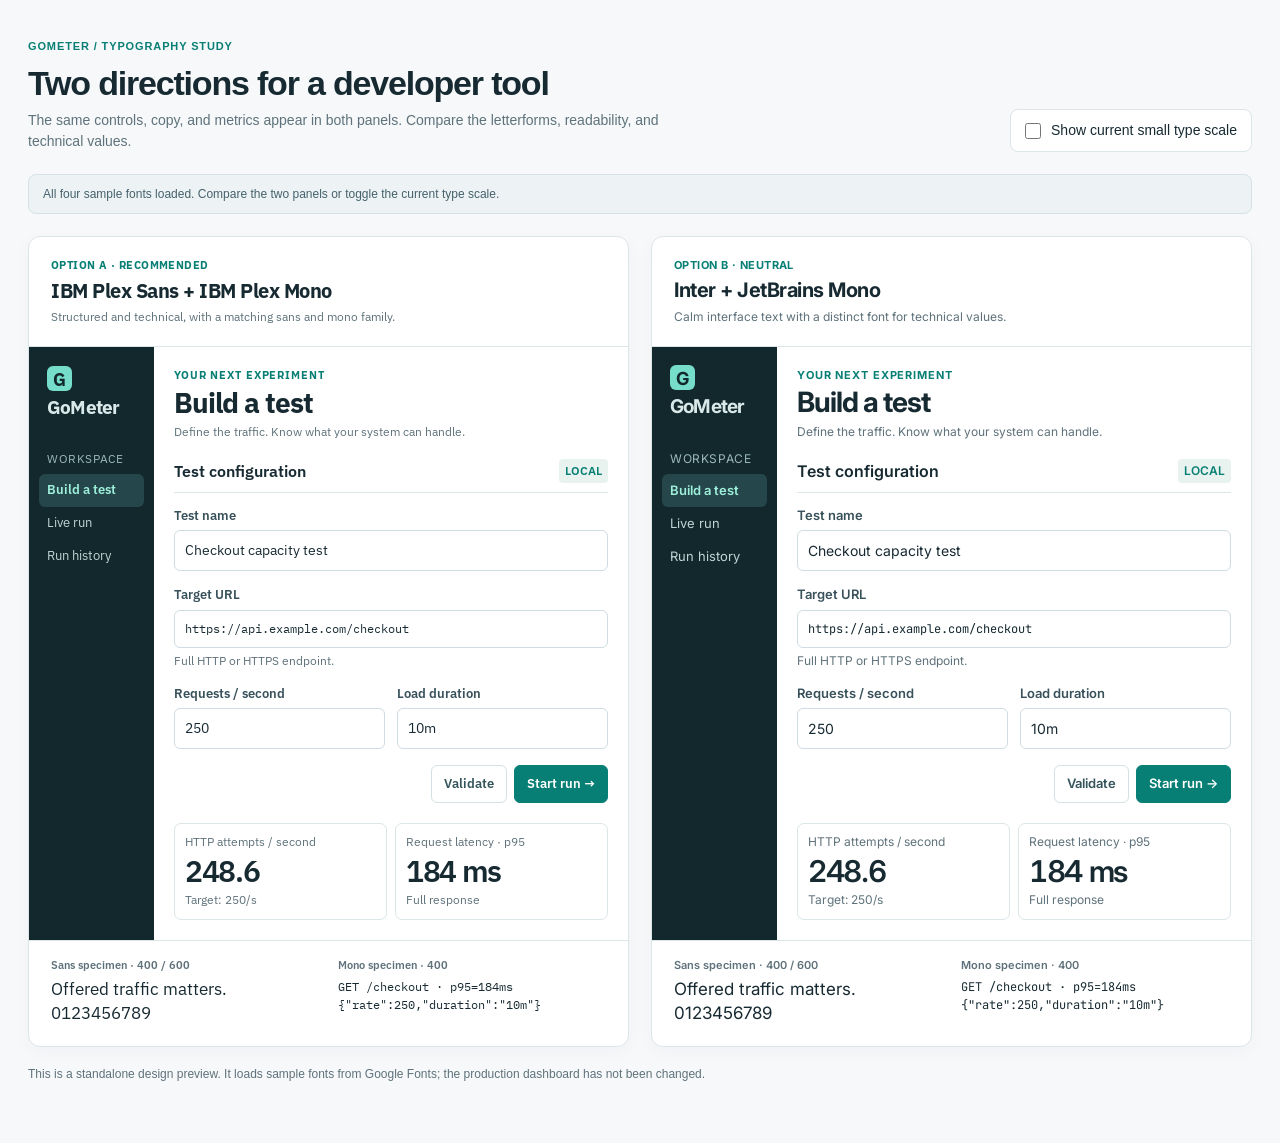
<file: docs/typography-preview.html>
<!doctype html>
<html lang="en">
<head>
  <meta charset="utf-8">
  <meta name="viewport" content="width=device-width, initial-scale=1">
  <title>GoMeter typography preview</title>
  <link rel="preconnect" href="https://fonts.googleapis.com">
  <link rel="preconnect" href="https://fonts.gstatic.com" crossorigin>
  <link href="https://fonts.googleapis.com/css2?family=IBM+Plex+Mono:wght@400;500;600&family=IBM+Plex+Sans:wght@400;500;600;700&family=Inter:wght@400;500;600;700&family=JetBrains+Mono:wght@400;500;600&display=swap" rel="stylesheet">
  <style>
    :root {
      color-scheme: light;
      --ink: #172a32;
      --muted: #5f727b;
      --line: #dce5e8;
      --teal: #087f75;
      --paper: #f6f8fa;
    }
    * { box-sizing: border-box; }
    body { margin: 0; background: var(--paper); color: var(--ink); font: 14px/1.5 -apple-system, BlinkMacSystemFont, "Segoe UI", sans-serif; }
    button, input { font: inherit; }
    button:focus-visible, input:focus-visible { outline: 3px solid #87d3c7; outline-offset: 2px; }
    .shell { max-width: 1350px; margin: 0 auto; padding: 38px 28px 60px; }
    .intro { display: flex; justify-content: space-between; align-items: end; flex-wrap: wrap; gap: 20px; margin-bottom: 22px; }
    .eyebrow { color: var(--teal); font-size: 11px; font-weight: 700; letter-spacing: .08em; text-transform: uppercase; }
    h1 { font-size: clamp(25px, 3vw, 34px); line-height: 1.2; letter-spacing: -.035em; margin: 8px 0 7px; }
    .intro p { max-width: 640px; color: var(--muted); margin: 0; }
    .scale-control { display: flex; align-items: center; gap: 10px; background: white; border: 1px solid var(--line); border-radius: 8px; padding: 10px 14px; white-space: nowrap; cursor: pointer; }
    .scale-control input { accent-color: var(--teal); width: 16px; height: 16px; margin: 0; }
    .notice { border: 1px solid #d5e1e5; border-radius: 8px; background: #edf3f5; color: #45616b; padding: 10px 14px; margin-bottom: 22px; font-size: 12px; }
    .notice.warn { background: #fff6e6; border-color: #e9cc95; color: #714b13; }
    .comparison { display: grid; grid-template-columns: repeat(2, minmax(0, 1fr)); gap: 22px; }
    .option { --body-size: 14px; --label-size: 13px; --small-size: 12px; --input-size: 14px; --metric-size: 30px; background: white; border: 1px solid var(--line); border-radius: 12px; overflow: hidden; min-width: 0; box-shadow: 0 5px 18px #152e3408; font-family: var(--sans), -apple-system, BlinkMacSystemFont, "Segoe UI", sans-serif; font-size: var(--body-size); }
    body.current .option { --body-size: 12px; --label-size: 11px; --small-size: 10px; --input-size: 11px; --metric-size: 25px; }
    .plex { --sans: "IBM Plex Sans"; --mono: "IBM Plex Mono"; }
    .inter { --sans: "Inter"; --mono: "JetBrains Mono"; font-optical-sizing: auto; }
    .option-head { padding: 20px 22px; border-bottom: 1px solid var(--line); }
    .option-head h2 { font-size: 20px; letter-spacing: -.025em; line-height: 1.25; margin: 4px 0 5px; }
    .option-head p { color: var(--muted); margin: 0; font-size: var(--small-size); }
    .font-name { font-size: 11px; font-weight: 700; color: var(--teal); letter-spacing: .04em; text-transform: uppercase; }
    .mini-app { display: grid; grid-template-columns: 125px minmax(0, 1fr); min-height: 490px; }
    .side { background: #12282c; padding: 18px 10px; color: #d9e9e9; }
    .brand { font-size: 19px; font-weight: 700; letter-spacing: -.04em; padding: 0 8px 20px; }
    .brand span { display: inline-grid; place-items: center; width: 25px; height: 25px; margin-right: 5px; border-radius: 6px; background: #75ddc9; color: #12282c; font-size: 18px; }
    .side-label { color: #9bb8bd; font-size: var(--small-size); letter-spacing: .05em; margin: 8px 8px 6px; text-transform: uppercase; }
    .nav-item { display: block; border-radius: 6px; color: #bfd4d5; padding: 8px; font-size: var(--label-size); line-height: 1.3; }
    .nav-item.active { background: #25464a; color: #9ef0db; font-weight: 600; }
    .work { padding: 20px; min-width: 0; }
    .work h3 { font-size: 28px; letter-spacing: -.035em; line-height: 1.2; margin: 3px 0 3px; font-weight: 700; }
    .work-subtitle { color: var(--muted); font-size: var(--small-size); margin: 0 0 18px; }
    .section-title { display: flex; justify-content: space-between; gap: 8px; align-items: center; border-bottom: 1px solid var(--line); padding-bottom: 9px; margin-bottom: 13px; font-size: 16px; font-weight: 600; }
    .tag { color: var(--teal); background: #e8f3ef; border-radius: 4px; padding: 3px 6px; font-size: var(--small-size); font-weight: 600; }
    .field { display: block; font-size: var(--label-size); font-weight: 600; color: #38515b; margin: 0 0 14px; }
    .field input { display: block; width: 100%; border: 1px solid #cfdce1; border-radius: 6px; padding: 9px 10px; margin-top: 5px; background: #fff; color: var(--ink); font-size: var(--input-size); font-weight: 400; }
    .field input.code { font-family: var(--mono), ui-monospace, monospace; font-variant-ligatures: none; font-size: var(--small-size); }
    .fields { display: grid; grid-template-columns: repeat(2, minmax(0, 1fr)); gap: 0 12px; }
    .field small { display: block; margin-top: 4px; color: var(--muted); font-size: var(--small-size); font-weight: 400; }
    .actions { display: flex; justify-content: flex-end; gap: 7px; margin: 2px 0 20px; }
    .actions button { border-radius: 6px; padding: 8px 12px; font-size: var(--label-size); font-weight: 600; cursor: default; }
    .secondary { background: white; border: 1px solid #d4e0e3; color: #34545c; }
    .primary { background: var(--teal); border: 1px solid var(--teal); color: white; }
    .metrics { display: grid; grid-template-columns: repeat(2, minmax(0, 1fr)); gap: 8px; }
    .metric { border: 1px solid var(--line); border-radius: 7px; padding: 10px; min-width: 0; }
    .metric-label { color: var(--muted); font-size: var(--small-size); line-height: 1.3; }
    .metric strong { display: block; font-size: var(--metric-size); font-weight: 600; letter-spacing: -.045em; line-height: 1.15; margin: 5px 0 2px; font-variant-numeric: tabular-nums; }
    .metric small { display: block; color: var(--muted); font-size: var(--small-size); }
    .specimen { border-top: 1px solid var(--line); padding: 16px 22px 20px; display: grid; grid-template-columns: 1fr 1fr; gap: 10px 18px; }
    .specimen > div { min-width: 0; }
    .specimen b { display: block; font-size: 11px; color: var(--muted); font-weight: 600; margin-bottom: 5px; }
    .sample-sans { font-size: 17px; line-height: 1.4; }
    .sample-mono { font-family: var(--mono), ui-monospace, monospace; font-size: 12px; line-height: 1.5; overflow-wrap: anywhere; font-variant-ligatures: none; }
    .footnote { color: var(--muted); font-size: 12px; margin: 18px 0 0; }
    @media (max-width: 950px) { .comparison { grid-template-columns: 1fr; } }
    @media (max-width: 520px) { .shell { padding: 22px 12px 35px; } .mini-app { grid-template-columns: 95px minmax(0, 1fr); } .side { padding: 14px 5px; } .nav-item { padding: 7px 5px; } .work { padding: 14px; } .fields { grid-template-columns: 1fr; } .specimen { grid-template-columns: 1fr; } }
  </style>
</head>
<body>
  <div class="shell">
    <div class="intro">
      <div><div class="eyebrow">GoMeter / typography study</div><h1>Two directions for a developer tool</h1><p>The same controls, copy, and metrics appear in both panels. Compare the letterforms, readability, and technical values.</p></div>
      <label class="scale-control"><input id="current-scale" type="checkbox"> Show current small type scale</label>
    </div>
    <div id="font-status" class="notice" role="status">Checking sample fonts…</div>
    <div class="comparison">
      <section class="option plex" aria-labelledby="plex-title">
        <header class="option-head"><div class="font-name">Option A · recommended</div><h2 id="plex-title">IBM Plex Sans + IBM Plex Mono</h2><p>Structured and technical, with a matching sans and mono family.</p></header>
        <div class="mini-app">
          <aside class="side"><div class="brand"><span>G</span>GoMeter</div><div class="side-label">Workspace</div><div class="nav-item active">Build a test</div><div class="nav-item">Live run</div><div class="nav-item">Run history</div></aside>
          <div class="work">
            <div class="eyebrow">Your next experiment</div><h3>Build a test</h3><p class="work-subtitle">Define the traffic. Know what your system can handle.</p>
            <div class="section-title">Test configuration <span class="tag">LOCAL</span></div>
            <label class="field">Test name<input value="Checkout capacity test" readonly></label>
            <label class="field">Target URL<input class="code" value="https://api.example.com/checkout" readonly><small>Full HTTP or HTTPS endpoint.</small></label>
            <div class="fields"><label class="field">Requests / second<input value="250" readonly></label><label class="field">Load duration<input value="10m" readonly></label></div>
            <div class="actions"><button class="secondary" type="button">Validate</button><button class="primary" type="button">Start run →</button></div>
            <div class="metrics"><div class="metric"><div class="metric-label">HTTP attempts / second</div><strong>248.6</strong><small>Target: 250/s</small></div><div class="metric"><div class="metric-label">Request latency · p95</div><strong>184 ms</strong><small>Full response</small></div></div>
          </div>
        </div>
        <div class="specimen"><div><b>Sans specimen · 400 / 600</b><div class="sample-sans">Offered traffic matters. 0123456789</div></div><div><b>Mono specimen · 400</b><div class="sample-mono">GET /checkout · p95=184ms<br>{"rate":250,"duration":"10m"}</div></div></div>
      </section>
      <section class="option inter" aria-labelledby="inter-title">
        <header class="option-head"><div class="font-name">Option B · neutral</div><h2 id="inter-title">Inter + JetBrains Mono</h2><p>Calm interface text with a distinct font for technical values.</p></header>
        <div class="mini-app">
          <aside class="side"><div class="brand"><span>G</span>GoMeter</div><div class="side-label">Workspace</div><div class="nav-item active">Build a test</div><div class="nav-item">Live run</div><div class="nav-item">Run history</div></aside>
          <div class="work">
            <div class="eyebrow">Your next experiment</div><h3>Build a test</h3><p class="work-subtitle">Define the traffic. Know what your system can handle.</p>
            <div class="section-title">Test configuration <span class="tag">LOCAL</span></div>
            <label class="field">Test name<input value="Checkout capacity test" readonly></label>
            <label class="field">Target URL<input class="code" value="https://api.example.com/checkout" readonly><small>Full HTTP or HTTPS endpoint.</small></label>
            <div class="fields"><label class="field">Requests / second<input value="250" readonly></label><label class="field">Load duration<input value="10m" readonly></label></div>
            <div class="actions"><button class="secondary" type="button">Validate</button><button class="primary" type="button">Start run →</button></div>
            <div class="metrics"><div class="metric"><div class="metric-label">HTTP attempts / second</div><strong>248.6</strong><small>Target: 250/s</small></div><div class="metric"><div class="metric-label">Request latency · p95</div><strong>184 ms</strong><small>Full response</small></div></div>
          </div>
        </div>
        <div class="specimen"><div><b>Sans specimen · 400 / 600</b><div class="sample-sans">Offered traffic matters. 0123456789</div></div><div><b>Mono specimen · 400</b><div class="sample-mono">GET /checkout · p95=184ms<br>{"rate":250,"duration":"10m"}</div></div></div>
      </section>
    </div>
    <p class="footnote">This is a standalone design preview. It loads sample fonts from Google Fonts; the production dashboard has not been changed.</p>
  </div>
  <script>
    document.getElementById('current-scale').addEventListener('change', (event) => {
      document.body.classList.toggle('current', event.target.checked);
    });
    const families = ['IBM Plex Sans', 'IBM Plex Mono', 'Inter', 'JetBrains Mono'];
    const status = document.getElementById('font-status');
    Promise.all(families.map((family) => document.fonts.load(`400 14px "${family}"`)))
      .then((results) => {
        const missing = families.filter((_, index) => results[index].length === 0);
        if (missing.length) {
          status.classList.add('warn');
          status.textContent = `Could not load: ${missing.join(', ')}. Connect to the internet to compare the intended fonts.`;
        } else {
          status.textContent = 'All four sample fonts loaded. Compare the two panels or toggle the current type scale.';
        }
      })
      .catch(() => {
        status.classList.add('warn');
        status.textContent = 'Sample fonts could not load. Connect to the internet to compare the intended fonts.';
      });
  </script>
</body>
</html>
</file>
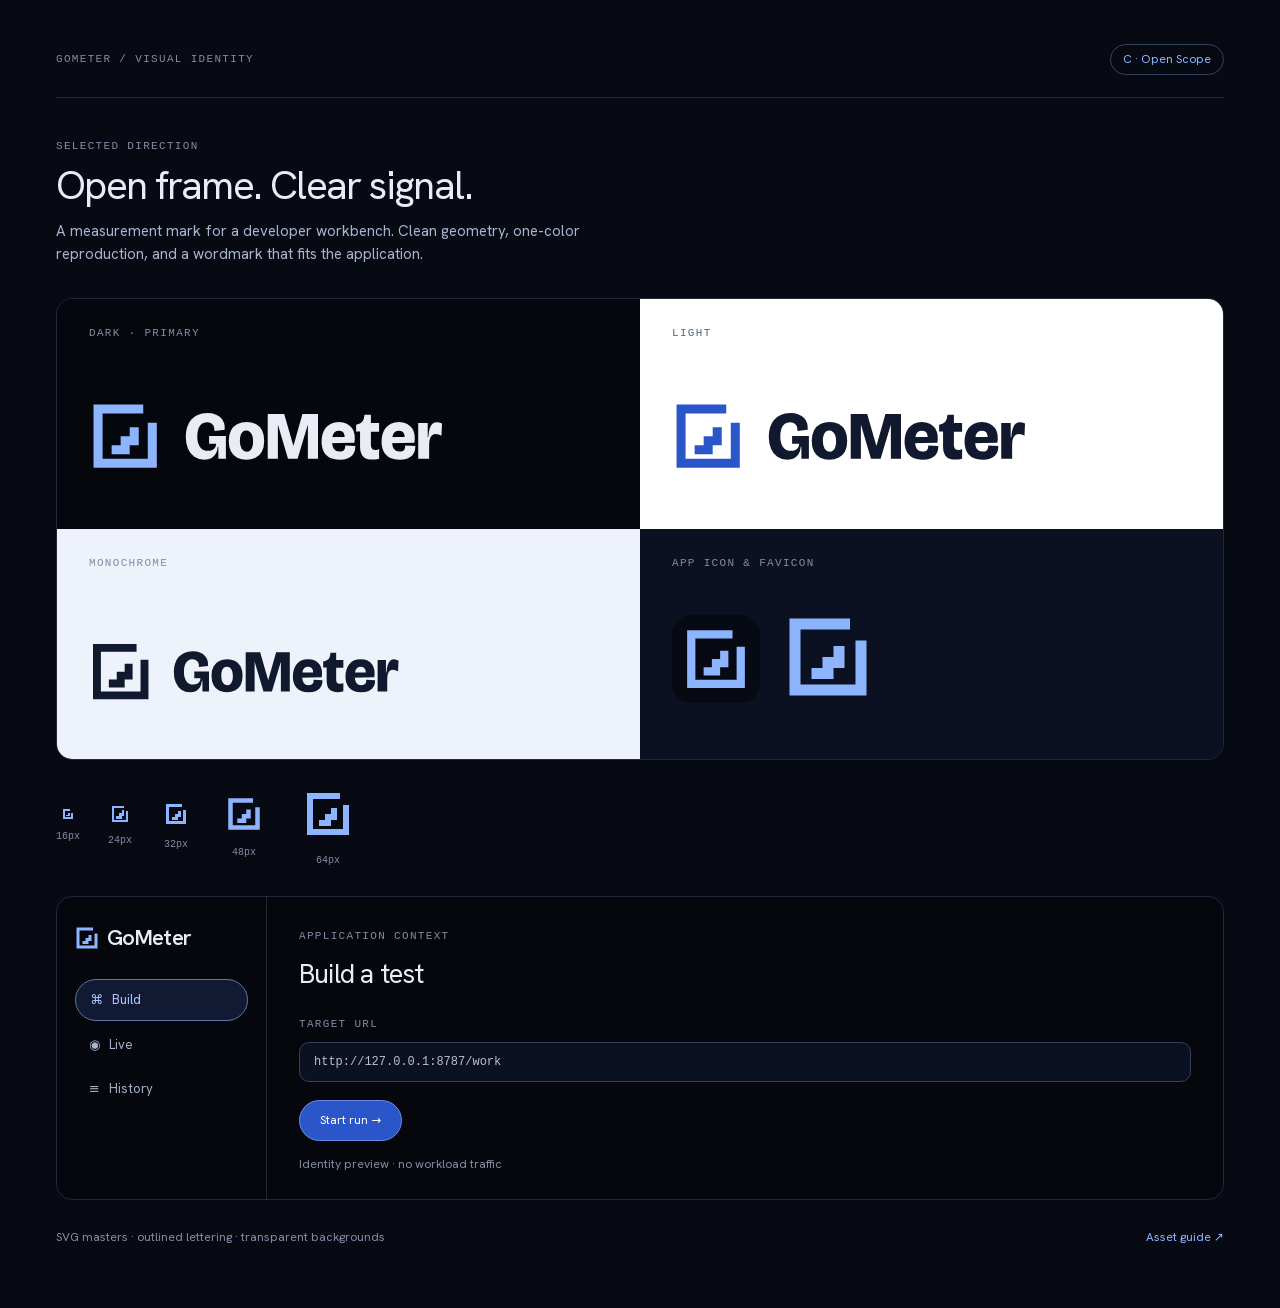
<file: docs/brand/logo-preview.html>
<!doctype html><html lang="en"><meta charset="utf-8"><meta name="viewport" content="width=device-width,initial-scale=1"><title>GoMeter / Open Scope</title><style>
@font-face{font-family:Hanken;src:url([data-uri]) format('woff2');font-weight:300 600}*{box-sizing:border-box}body{margin:0;background:#070a13;color:#e9ecf5;font:400 15px/1.55 Hanken,system-ui,sans-serif}main{max-width:1240px;padding:44px 36px 60px;margin:auto}header{display:flex;align-items:center;justify-content:space-between;border-bottom:1px solid #20283a;padding-bottom:22px;margin-bottom:42px}.eyebrow,.label{font:11px ui-monospace,monospace;letter-spacing:.12em;text-transform:uppercase;color:#848ba5}.badge{border:1px solid #34415f;border-radius:999px;color:#8db5ff;padding:5px 12px;font-size:12px}h1{font-size:40px;line-height:1.15;font-weight:400;letter-spacing:-.04em;margin:10px 0 12px}p{color:#a8b3ce;margin:0;max-width:560px}.intro{margin-bottom:32px}.grid{display:grid;grid-template-columns:1fr 1fr;border:1px solid #20283a;border-radius:16px;overflow:hidden}.panel{padding:28px 32px;min-height:230px;display:flex;flex-direction:column;justify-content:space-between}.panel .lockup{margin:30px 0 20px;max-width:365px;width:100%}.panel .lockup svg{display:block;width:100%;height:auto}.light{background:#fff;color:#11192e}.light .label{color:#586683}.dark{background:#05070d}.mono{background:#eef2fb;color:#11192e}.mono .lockup{max-width:320px}.iconpanel{background:#0c1121}.icons{display:flex;align-items:center;gap:24px;margin:18px 0}.icons svg{width:88px;height:88px}.icons .bare{color:#8db5ff;width:100px;height:100px}.small-row{display:flex;align-items:center;gap:28px;padding-top:22px}.small-row figure{margin:0;text-align:center}.small-row img{display:block;image-rendering:auto;margin:0 auto 9px}.small-row figcaption{font:10px ui-monospace,monospace;color:#848ba5}.context{display:grid;grid-template-columns:210px 1fr;margin-top:30px;border:1px solid #20283a;border-radius:16px;overflow:hidden;background:#05070d}.sidebar{padding:24px 18px;border-right:1px solid #20283a}.brand{display:flex;align-items:center;gap:8px;font-size:22px;font-weight:600;letter-spacing:-.04em}.brand svg{width:24px;height:24px;color:#8db5ff;flex:none}.nav{margin-top:24px}.nav div{color:#a8b3ce;padding:10px 14px;border-radius:999px;margin:4px 0;font-size:13px}.nav .active{border:1px solid #5b76a6;background:#121933;color:#a9ccff}.workspace{padding:26px 32px}.workspace h2{font-size:27px;line-height:1.2;font-weight:400;letter-spacing:-.03em;margin:12px 0 20px}.field{border:1px solid #34415f;border-radius:10px;padding:12px 14px;background:#0c1121;font:12px ui-monospace,monospace;color:#b8bfd5;margin-top:8px}.action{display:inline-block;background:#2b56c9;color:#fff;border:1px solid #698de2;border-radius:999px;padding:10px 20px;margin-top:18px;font-size:12px}.note{margin-top:14px;font-size:12px;color:#848ba5}.foot{display:flex;justify-content:space-between;margin-top:28px;color:#848ba5;font-size:12px}.foot a{color:#8db5ff;text-decoration:none}@media(max-width:700px){main{padding:24px 18px}.grid{grid-template-columns:1fr}.panel{min-height:200px;padding:24px}.context{grid-template-columns:1fr}.sidebar{border-right:0;border-bottom:1px solid #20283a}.nav{display:flex;margin-top:14px}.workspace{padding:24px}h1{font-size:34px}.small-row{gap:24px}.foot{display:block}.foot a{display:block;margin-top:8px}}
</style><main><header><span class="eyebrow">GoMeter / visual identity</span><span class="badge">C · Open Scope</span></header><section class="intro"><div class="eyebrow">Selected direction</div><h1>Open frame. Clear signal.</h1><p>A measurement mark for a developer workbench. Clean geometry, one-color reproduction, and a wordmark that fits the application.</p></section><section class="grid"><article class="panel dark"><span class="label">Dark · primary</span><div class="lockup"><svg xmlns="http://www.w3.org/2000/svg" viewBox="0 0 323 80" ><title>GoMeter</title><g fill="#8db5ff" transform="translate(0 8)"><path d="M4 4H48V12H12V52H52V20H60V60H4Z"/><path d="M20 40H28V32H36V24H44V40H36V48H20Z"/></g><g fill="#e9ecf5"><path transform="translate(84.00 60)" d="M18.061523 0.83496094Q12.905273 0.83496094 9.2138672 -1.7431641Q5.5224609 -4.3212891 3.5742188 -8.90625Q1.6259766 -13.505859 1.6259766 -19.49707Q1.6259766 -23.935547 2.7246094 -27.744141Q3.8378906 -31.552734 6.1816406 -34.40918Q8.5253906 -37.265625 12.114258 -38.847656Q15.717773 -40.444336 20.698242 -40.444336Q24.902344 -40.444336 27.93457 -39.301758Q30.966797 -38.15918 32.885742 -36.123047Q34.804688 -34.086914 35.581055 -31.40625Q36.357422 -28.740234 36.064453 -25.678711L26.99707 -24.594727Q27.114258 -27.304688 26.337891 -29.003906Q25.561523 -30.717773 24.023438 -31.552734Q22.5 -32.402344 20.34668 -32.402344Q17.753906 -32.402344 15.834961 -31.010742Q13.916016 -29.633789 12.861328 -26.879883Q11.821289 -24.125977 11.821289 -19.980469Q11.821289 -16.918945 12.421875 -14.487305Q13.022461 -12.055664 14.223633 -10.400391Q15.424805 -8.7597656 17.182617 -7.8808594Q18.955078 -7.0166016 21.240234 -7.0166016Q23.525391 -7.0166016 25.136719 -7.8222656Q26.762695 -8.6425781 27.626953 -10.048828Q28.505859 -11.455078 28.505859 -13.31543L22.265625 -13.31543L22.265625 -20.15625L37.133789 -20.15625L37.133789 -12.714844L37.133789 0L30.483398 0L30.483398 -10.678711L29.941406 -10.678711Q29.633789 -6.9580078 28.168945 -4.3798828Q26.704102 -1.8017578 24.155273 -0.48339844Q21.606445 0.83496094 18.061523 0.83496094Z"/>
	<path transform="translate(122.34 60)" d="M16.918945 0.83496094Q12.363281 0.83496094 8.8183594 -0.99609375Q5.2734375 -2.8271484 3.2958984 -6.5039062Q1.3183594 -10.195312 1.3183594 -15.776367Q1.3183594 -21.606445 3.3837891 -25.283203Q5.4638672 -28.974609 9.0234375 -30.74707Q12.597656 -32.519531 17.094727 -32.519531Q21.782227 -32.519531 25.283203 -30.688477Q28.798828 -28.857422 30.74707 -25.166016Q32.695312 -21.474609 32.695312 -15.834961Q32.695312 -10.019531 30.629883 -6.328125Q28.564453 -2.6367188 24.990234 -0.89355469Q21.416016 0.83496094 16.918945 0.83496094ZM17.15332 -6.2988281Q19.013672 -6.2988281 20.273438 -7.3388672Q21.533203 -8.3935547 22.192383 -10.429688Q22.866211 -12.480469 22.866211 -15.292969Q22.866211 -18.413086 22.133789 -20.537109Q21.416016 -22.675781 20.068359 -23.818359Q18.720703 -24.960938 16.801758 -24.960938Q15 -24.960938 13.740234 -23.90625Q12.480469 -22.866211 11.821289 -20.81543Q11.162109 -18.779297 11.162109 -15.893555Q11.162109 -11.337891 12.744141 -8.8183594Q14.34082 -6.2988281 17.15332 -6.2988281Z"/>
	<path transform="translate(155.76 60)" d="M2.4023438 0L2.4023438 -39.594727L16.977539 -39.594727L25.078125 -11.455078L25.195312 -11.455078L33.120117 -39.594727L46.918945 -39.594727L46.918945 0L37.924805 0L37.924805 -29.824219L37.792969 -29.824219L28.857422 0L20.34668 0L11.513672 -29.824219L11.396484 -29.824219L11.396484 0L2.4023438 0Z"/>
	<path transform="translate(204.48 60)" d="M17.226562 0.83496094Q12.714844 0.83496094 9.6826172 -0.45410156Q6.6650391 -1.7431641 4.8046875 -3.984375Q2.9443359 -6.2402344 2.1240234 -9.1113281Q1.3183594 -11.99707 1.3183594 -15.175781Q1.3183594 -18.603516 2.1826172 -21.723633Q3.0615234 -24.84375 4.8925781 -27.275391Q6.7236328 -29.707031 9.6240234 -31.113281Q12.539062 -32.519531 16.625977 -32.519531Q20.698242 -32.519531 23.598633 -31.113281Q26.513672 -29.707031 28.256836 -27.172852Q30 -24.65332 30.512695 -21.357422Q31.025391 -18.061523 30.366211 -14.223633L7.3828125 -13.857422L7.3828125 -19.145508L22.924805 -19.438477L21.665039 -16.376953Q22.016602 -19.145508 21.5625 -21.035156Q21.123047 -22.924805 19.921875 -23.90625Q18.720703 -24.902344 16.625977 -24.902344Q14.399414 -24.902344 13.081055 -23.759766Q11.762695 -22.617188 11.220703 -20.551758Q10.678711 -18.486328 10.678711 -15.65918Q10.678711 -10.795898 12.290039 -8.5693359Q13.916016 -6.3574219 17.285156 -6.3574219Q18.720703 -6.3574219 19.672852 -6.7089844Q20.639648 -7.0751953 21.240234 -7.7636719Q21.84082 -8.4667969 22.075195 -9.4482422Q22.324219 -10.444336 22.265625 -11.704102L31.142578 -11.220703Q31.318359 -9.2431641 30.74707 -7.1337891Q30.175781 -5.0390625 28.608398 -3.2373047Q27.055664 -1.4355469 24.257812 -0.29296875Q21.474609 0.83496094 17.226562 0.83496094Z"/>
	<path transform="translate(236.10 60)" d="M14.824219 0.71777344Q9.2431641 0.71777344 6.5039062 -2.1240234Q3.7792969 -4.9804688 3.7792969 -10.986328L3.7792969 -24.125977L0.29296875 -24.125977L0.29296875 -30.234375L0.48339844 -30.234375Q4.2041016 -30.717773 5.7568359 -32.724609Q7.3242188 -34.746094 7.6757812 -38.818359L7.6757812 -38.935547L13.374023 -38.935547L13.374023 -31.68457L20.639648 -31.68457L20.639648 -23.876953L13.374023 -23.876953L13.374023 -11.879883Q13.374023 -9.5947266 14.487305 -8.6279297Q15.600586 -7.6757812 17.226562 -7.6757812Q18.061523 -7.6757812 18.955078 -7.9101562Q19.863281 -8.1591797 20.639648 -8.5839844L20.639648 -0.1171875Q18.779297 0.42480469 17.329102 0.57128906Q15.893555 0.71777344 14.824219 0.71777344Z"/>
	<path transform="translate(257.58 60)" d="M17.226562 0.83496094Q12.714844 0.83496094 9.6826172 -0.45410156Q6.6650391 -1.7431641 4.8046875 -3.984375Q2.9443359 -6.2402344 2.1240234 -9.1113281Q1.3183594 -11.99707 1.3183594 -15.175781Q1.3183594 -18.603516 2.1826172 -21.723633Q3.0615234 -24.84375 4.8925781 -27.275391Q6.7236328 -29.707031 9.6240234 -31.113281Q12.539062 -32.519531 16.625977 -32.519531Q20.698242 -32.519531 23.598633 -31.113281Q26.513672 -29.707031 28.256836 -27.172852Q30 -24.65332 30.512695 -21.357422Q31.025391 -18.061523 30.366211 -14.223633L7.3828125 -13.857422L7.3828125 -19.145508L22.924805 -19.438477L21.665039 -16.376953Q22.016602 -19.145508 21.5625 -21.035156Q21.123047 -22.924805 19.921875 -23.90625Q18.720703 -24.902344 16.625977 -24.902344Q14.399414 -24.902344 13.081055 -23.759766Q11.762695 -22.617188 11.220703 -20.551758Q10.678711 -18.486328 10.678711 -15.65918Q10.678711 -10.795898 12.290039 -8.5693359Q13.916016 -6.3574219 17.285156 -6.3574219Q18.720703 -6.3574219 19.672852 -6.7089844Q20.639648 -7.0751953 21.240234 -7.7636719Q21.84082 -8.4667969 22.075195 -9.4482422Q22.324219 -10.444336 22.265625 -11.704102L31.142578 -11.220703Q31.318359 -9.2431641 30.74707 -7.1337891Q30.175781 -5.0390625 28.608398 -3.2373047Q27.055664 -1.4355469 24.257812 -0.29296875Q21.474609 0.83496094 17.226562 0.83496094Z"/>
	<path transform="translate(289.20 60)" d="M2.1533203 0L2.1533203 -17.226562L2.1533203 -31.68457L10.561523 -31.68457L10.561523 -19.086914L11.044922 -19.086914Q11.396484 -24.125977 12.451172 -27.026367Q13.505859 -29.941406 15.087891 -31.171875Q16.68457 -32.402344 18.662109 -32.402344Q19.746094 -32.402344 20.90332 -32.094727Q22.075195 -31.801758 23.217773 -31.142578L22.734375 -20.34668Q21.416016 -21.123047 20.15625 -21.503906Q18.896484 -21.899414 17.753906 -21.899414Q15.834961 -21.899414 14.516602 -20.81543Q13.198242 -19.746094 12.509766 -17.636719Q11.821289 -15.541992 11.821289 -12.539062L11.821289 0L2.1533203 0Z"/></g></svg></div></article><article class="panel light"><span class="label">Light</span><div class="lockup"><svg xmlns="http://www.w3.org/2000/svg" viewBox="0 0 323 80" ><title>GoMeter</title><g fill="#2b56c9" transform="translate(0 8)"><path d="M4 4H48V12H12V52H52V20H60V60H4Z"/><path d="M20 40H28V32H36V24H44V40H36V48H20Z"/></g><g fill="#11192e"><path transform="translate(84.00 60)" d="M18.061523 0.83496094Q12.905273 0.83496094 9.2138672 -1.7431641Q5.5224609 -4.3212891 3.5742188 -8.90625Q1.6259766 -13.505859 1.6259766 -19.49707Q1.6259766 -23.935547 2.7246094 -27.744141Q3.8378906 -31.552734 6.1816406 -34.40918Q8.5253906 -37.265625 12.114258 -38.847656Q15.717773 -40.444336 20.698242 -40.444336Q24.902344 -40.444336 27.93457 -39.301758Q30.966797 -38.15918 32.885742 -36.123047Q34.804688 -34.086914 35.581055 -31.40625Q36.357422 -28.740234 36.064453 -25.678711L26.99707 -24.594727Q27.114258 -27.304688 26.337891 -29.003906Q25.561523 -30.717773 24.023438 -31.552734Q22.5 -32.402344 20.34668 -32.402344Q17.753906 -32.402344 15.834961 -31.010742Q13.916016 -29.633789 12.861328 -26.879883Q11.821289 -24.125977 11.821289 -19.980469Q11.821289 -16.918945 12.421875 -14.487305Q13.022461 -12.055664 14.223633 -10.400391Q15.424805 -8.7597656 17.182617 -7.8808594Q18.955078 -7.0166016 21.240234 -7.0166016Q23.525391 -7.0166016 25.136719 -7.8222656Q26.762695 -8.6425781 27.626953 -10.048828Q28.505859 -11.455078 28.505859 -13.31543L22.265625 -13.31543L22.265625 -20.15625L37.133789 -20.15625L37.133789 -12.714844L37.133789 0L30.483398 0L30.483398 -10.678711L29.941406 -10.678711Q29.633789 -6.9580078 28.168945 -4.3798828Q26.704102 -1.8017578 24.155273 -0.48339844Q21.606445 0.83496094 18.061523 0.83496094Z"/>
	<path transform="translate(122.34 60)" d="M16.918945 0.83496094Q12.363281 0.83496094 8.8183594 -0.99609375Q5.2734375 -2.8271484 3.2958984 -6.5039062Q1.3183594 -10.195312 1.3183594 -15.776367Q1.3183594 -21.606445 3.3837891 -25.283203Q5.4638672 -28.974609 9.0234375 -30.74707Q12.597656 -32.519531 17.094727 -32.519531Q21.782227 -32.519531 25.283203 -30.688477Q28.798828 -28.857422 30.74707 -25.166016Q32.695312 -21.474609 32.695312 -15.834961Q32.695312 -10.019531 30.629883 -6.328125Q28.564453 -2.6367188 24.990234 -0.89355469Q21.416016 0.83496094 16.918945 0.83496094ZM17.15332 -6.2988281Q19.013672 -6.2988281 20.273438 -7.3388672Q21.533203 -8.3935547 22.192383 -10.429688Q22.866211 -12.480469 22.866211 -15.292969Q22.866211 -18.413086 22.133789 -20.537109Q21.416016 -22.675781 20.068359 -23.818359Q18.720703 -24.960938 16.801758 -24.960938Q15 -24.960938 13.740234 -23.90625Q12.480469 -22.866211 11.821289 -20.81543Q11.162109 -18.779297 11.162109 -15.893555Q11.162109 -11.337891 12.744141 -8.8183594Q14.34082 -6.2988281 17.15332 -6.2988281Z"/>
	<path transform="translate(155.76 60)" d="M2.4023438 0L2.4023438 -39.594727L16.977539 -39.594727L25.078125 -11.455078L25.195312 -11.455078L33.120117 -39.594727L46.918945 -39.594727L46.918945 0L37.924805 0L37.924805 -29.824219L37.792969 -29.824219L28.857422 0L20.34668 0L11.513672 -29.824219L11.396484 -29.824219L11.396484 0L2.4023438 0Z"/>
	<path transform="translate(204.48 60)" d="M17.226562 0.83496094Q12.714844 0.83496094 9.6826172 -0.45410156Q6.6650391 -1.7431641 4.8046875 -3.984375Q2.9443359 -6.2402344 2.1240234 -9.1113281Q1.3183594 -11.99707 1.3183594 -15.175781Q1.3183594 -18.603516 2.1826172 -21.723633Q3.0615234 -24.84375 4.8925781 -27.275391Q6.7236328 -29.707031 9.6240234 -31.113281Q12.539062 -32.519531 16.625977 -32.519531Q20.698242 -32.519531 23.598633 -31.113281Q26.513672 -29.707031 28.256836 -27.172852Q30 -24.65332 30.512695 -21.357422Q31.025391 -18.061523 30.366211 -14.223633L7.3828125 -13.857422L7.3828125 -19.145508L22.924805 -19.438477L21.665039 -16.376953Q22.016602 -19.145508 21.5625 -21.035156Q21.123047 -22.924805 19.921875 -23.90625Q18.720703 -24.902344 16.625977 -24.902344Q14.399414 -24.902344 13.081055 -23.759766Q11.762695 -22.617188 11.220703 -20.551758Q10.678711 -18.486328 10.678711 -15.65918Q10.678711 -10.795898 12.290039 -8.5693359Q13.916016 -6.3574219 17.285156 -6.3574219Q18.720703 -6.3574219 19.672852 -6.7089844Q20.639648 -7.0751953 21.240234 -7.7636719Q21.84082 -8.4667969 22.075195 -9.4482422Q22.324219 -10.444336 22.265625 -11.704102L31.142578 -11.220703Q31.318359 -9.2431641 30.74707 -7.1337891Q30.175781 -5.0390625 28.608398 -3.2373047Q27.055664 -1.4355469 24.257812 -0.29296875Q21.474609 0.83496094 17.226562 0.83496094Z"/>
	<path transform="translate(236.10 60)" d="M14.824219 0.71777344Q9.2431641 0.71777344 6.5039062 -2.1240234Q3.7792969 -4.9804688 3.7792969 -10.986328L3.7792969 -24.125977L0.29296875 -24.125977L0.29296875 -30.234375L0.48339844 -30.234375Q4.2041016 -30.717773 5.7568359 -32.724609Q7.3242188 -34.746094 7.6757812 -38.818359L7.6757812 -38.935547L13.374023 -38.935547L13.374023 -31.68457L20.639648 -31.68457L20.639648 -23.876953L13.374023 -23.876953L13.374023 -11.879883Q13.374023 -9.5947266 14.487305 -8.6279297Q15.600586 -7.6757812 17.226562 -7.6757812Q18.061523 -7.6757812 18.955078 -7.9101562Q19.863281 -8.1591797 20.639648 -8.5839844L20.639648 -0.1171875Q18.779297 0.42480469 17.329102 0.57128906Q15.893555 0.71777344 14.824219 0.71777344Z"/>
	<path transform="translate(257.58 60)" d="M17.226562 0.83496094Q12.714844 0.83496094 9.6826172 -0.45410156Q6.6650391 -1.7431641 4.8046875 -3.984375Q2.9443359 -6.2402344 2.1240234 -9.1113281Q1.3183594 -11.99707 1.3183594 -15.175781Q1.3183594 -18.603516 2.1826172 -21.723633Q3.0615234 -24.84375 4.8925781 -27.275391Q6.7236328 -29.707031 9.6240234 -31.113281Q12.539062 -32.519531 16.625977 -32.519531Q20.698242 -32.519531 23.598633 -31.113281Q26.513672 -29.707031 28.256836 -27.172852Q30 -24.65332 30.512695 -21.357422Q31.025391 -18.061523 30.366211 -14.223633L7.3828125 -13.857422L7.3828125 -19.145508L22.924805 -19.438477L21.665039 -16.376953Q22.016602 -19.145508 21.5625 -21.035156Q21.123047 -22.924805 19.921875 -23.90625Q18.720703 -24.902344 16.625977 -24.902344Q14.399414 -24.902344 13.081055 -23.759766Q11.762695 -22.617188 11.220703 -20.551758Q10.678711 -18.486328 10.678711 -15.65918Q10.678711 -10.795898 12.290039 -8.5693359Q13.916016 -6.3574219 17.285156 -6.3574219Q18.720703 -6.3574219 19.672852 -6.7089844Q20.639648 -7.0751953 21.240234 -7.7636719Q21.84082 -8.4667969 22.075195 -9.4482422Q22.324219 -10.444336 22.265625 -11.704102L31.142578 -11.220703Q31.318359 -9.2431641 30.74707 -7.1337891Q30.175781 -5.0390625 28.608398 -3.2373047Q27.055664 -1.4355469 24.257812 -0.29296875Q21.474609 0.83496094 17.226562 0.83496094Z"/>
	<path transform="translate(289.20 60)" d="M2.1533203 0L2.1533203 -17.226562L2.1533203 -31.68457L10.561523 -31.68457L10.561523 -19.086914L11.044922 -19.086914Q11.396484 -24.125977 12.451172 -27.026367Q13.505859 -29.941406 15.087891 -31.171875Q16.68457 -32.402344 18.662109 -32.402344Q19.746094 -32.402344 20.90332 -32.094727Q22.075195 -31.801758 23.217773 -31.142578L22.734375 -20.34668Q21.416016 -21.123047 20.15625 -21.503906Q18.896484 -21.899414 17.753906 -21.899414Q15.834961 -21.899414 14.516602 -20.81543Q13.198242 -19.746094 12.509766 -17.636719Q11.821289 -15.541992 11.821289 -12.539062L11.821289 0L2.1533203 0Z"/></g></svg></div></article><article class="panel mono"><span class="label">Monochrome</span><div class="lockup"><svg xmlns="http://www.w3.org/2000/svg" viewBox="0 0 323 80" ><title>GoMeter</title><g fill="currentColor" transform="translate(0 8)"><path d="M4 4H48V12H12V52H52V20H60V60H4Z"/><path d="M20 40H28V32H36V24H44V40H36V48H20Z"/></g><g fill="currentColor"><path transform="translate(84.00 60)" d="M18.061523 0.83496094Q12.905273 0.83496094 9.2138672 -1.7431641Q5.5224609 -4.3212891 3.5742188 -8.90625Q1.6259766 -13.505859 1.6259766 -19.49707Q1.6259766 -23.935547 2.7246094 -27.744141Q3.8378906 -31.552734 6.1816406 -34.40918Q8.5253906 -37.265625 12.114258 -38.847656Q15.717773 -40.444336 20.698242 -40.444336Q24.902344 -40.444336 27.93457 -39.301758Q30.966797 -38.15918 32.885742 -36.123047Q34.804688 -34.086914 35.581055 -31.40625Q36.357422 -28.740234 36.064453 -25.678711L26.99707 -24.594727Q27.114258 -27.304688 26.337891 -29.003906Q25.561523 -30.717773 24.023438 -31.552734Q22.5 -32.402344 20.34668 -32.402344Q17.753906 -32.402344 15.834961 -31.010742Q13.916016 -29.633789 12.861328 -26.879883Q11.821289 -24.125977 11.821289 -19.980469Q11.821289 -16.918945 12.421875 -14.487305Q13.022461 -12.055664 14.223633 -10.400391Q15.424805 -8.7597656 17.182617 -7.8808594Q18.955078 -7.0166016 21.240234 -7.0166016Q23.525391 -7.0166016 25.136719 -7.8222656Q26.762695 -8.6425781 27.626953 -10.048828Q28.505859 -11.455078 28.505859 -13.31543L22.265625 -13.31543L22.265625 -20.15625L37.133789 -20.15625L37.133789 -12.714844L37.133789 0L30.483398 0L30.483398 -10.678711L29.941406 -10.678711Q29.633789 -6.9580078 28.168945 -4.3798828Q26.704102 -1.8017578 24.155273 -0.48339844Q21.606445 0.83496094 18.061523 0.83496094Z"/>
	<path transform="translate(122.34 60)" d="M16.918945 0.83496094Q12.363281 0.83496094 8.8183594 -0.99609375Q5.2734375 -2.8271484 3.2958984 -6.5039062Q1.3183594 -10.195312 1.3183594 -15.776367Q1.3183594 -21.606445 3.3837891 -25.283203Q5.4638672 -28.974609 9.0234375 -30.74707Q12.597656 -32.519531 17.094727 -32.519531Q21.782227 -32.519531 25.283203 -30.688477Q28.798828 -28.857422 30.74707 -25.166016Q32.695312 -21.474609 32.695312 -15.834961Q32.695312 -10.019531 30.629883 -6.328125Q28.564453 -2.6367188 24.990234 -0.89355469Q21.416016 0.83496094 16.918945 0.83496094ZM17.15332 -6.2988281Q19.013672 -6.2988281 20.273438 -7.3388672Q21.533203 -8.3935547 22.192383 -10.429688Q22.866211 -12.480469 22.866211 -15.292969Q22.866211 -18.413086 22.133789 -20.537109Q21.416016 -22.675781 20.068359 -23.818359Q18.720703 -24.960938 16.801758 -24.960938Q15 -24.960938 13.740234 -23.90625Q12.480469 -22.866211 11.821289 -20.81543Q11.162109 -18.779297 11.162109 -15.893555Q11.162109 -11.337891 12.744141 -8.8183594Q14.34082 -6.2988281 17.15332 -6.2988281Z"/>
	<path transform="translate(155.76 60)" d="M2.4023438 0L2.4023438 -39.594727L16.977539 -39.594727L25.078125 -11.455078L25.195312 -11.455078L33.120117 -39.594727L46.918945 -39.594727L46.918945 0L37.924805 0L37.924805 -29.824219L37.792969 -29.824219L28.857422 0L20.34668 0L11.513672 -29.824219L11.396484 -29.824219L11.396484 0L2.4023438 0Z"/>
	<path transform="translate(204.48 60)" d="M17.226562 0.83496094Q12.714844 0.83496094 9.6826172 -0.45410156Q6.6650391 -1.7431641 4.8046875 -3.984375Q2.9443359 -6.2402344 2.1240234 -9.1113281Q1.3183594 -11.99707 1.3183594 -15.175781Q1.3183594 -18.603516 2.1826172 -21.723633Q3.0615234 -24.84375 4.8925781 -27.275391Q6.7236328 -29.707031 9.6240234 -31.113281Q12.539062 -32.519531 16.625977 -32.519531Q20.698242 -32.519531 23.598633 -31.113281Q26.513672 -29.707031 28.256836 -27.172852Q30 -24.65332 30.512695 -21.357422Q31.025391 -18.061523 30.366211 -14.223633L7.3828125 -13.857422L7.3828125 -19.145508L22.924805 -19.438477L21.665039 -16.376953Q22.016602 -19.145508 21.5625 -21.035156Q21.123047 -22.924805 19.921875 -23.90625Q18.720703 -24.902344 16.625977 -24.902344Q14.399414 -24.902344 13.081055 -23.759766Q11.762695 -22.617188 11.220703 -20.551758Q10.678711 -18.486328 10.678711 -15.65918Q10.678711 -10.795898 12.290039 -8.5693359Q13.916016 -6.3574219 17.285156 -6.3574219Q18.720703 -6.3574219 19.672852 -6.7089844Q20.639648 -7.0751953 21.240234 -7.7636719Q21.84082 -8.4667969 22.075195 -9.4482422Q22.324219 -10.444336 22.265625 -11.704102L31.142578 -11.220703Q31.318359 -9.2431641 30.74707 -7.1337891Q30.175781 -5.0390625 28.608398 -3.2373047Q27.055664 -1.4355469 24.257812 -0.29296875Q21.474609 0.83496094 17.226562 0.83496094Z"/>
	<path transform="translate(236.10 60)" d="M14.824219 0.71777344Q9.2431641 0.71777344 6.5039062 -2.1240234Q3.7792969 -4.9804688 3.7792969 -10.986328L3.7792969 -24.125977L0.29296875 -24.125977L0.29296875 -30.234375L0.48339844 -30.234375Q4.2041016 -30.717773 5.7568359 -32.724609Q7.3242188 -34.746094 7.6757812 -38.818359L7.6757812 -38.935547L13.374023 -38.935547L13.374023 -31.68457L20.639648 -31.68457L20.639648 -23.876953L13.374023 -23.876953L13.374023 -11.879883Q13.374023 -9.5947266 14.487305 -8.6279297Q15.600586 -7.6757812 17.226562 -7.6757812Q18.061523 -7.6757812 18.955078 -7.9101562Q19.863281 -8.1591797 20.639648 -8.5839844L20.639648 -0.1171875Q18.779297 0.42480469 17.329102 0.57128906Q15.893555 0.71777344 14.824219 0.71777344Z"/>
	<path transform="translate(257.58 60)" d="M17.226562 0.83496094Q12.714844 0.83496094 9.6826172 -0.45410156Q6.6650391 -1.7431641 4.8046875 -3.984375Q2.9443359 -6.2402344 2.1240234 -9.1113281Q1.3183594 -11.99707 1.3183594 -15.175781Q1.3183594 -18.603516 2.1826172 -21.723633Q3.0615234 -24.84375 4.8925781 -27.275391Q6.7236328 -29.707031 9.6240234 -31.113281Q12.539062 -32.519531 16.625977 -32.519531Q20.698242 -32.519531 23.598633 -31.113281Q26.513672 -29.707031 28.256836 -27.172852Q30 -24.65332 30.512695 -21.357422Q31.025391 -18.061523 30.366211 -14.223633L7.3828125 -13.857422L7.3828125 -19.145508L22.924805 -19.438477L21.665039 -16.376953Q22.016602 -19.145508 21.5625 -21.035156Q21.123047 -22.924805 19.921875 -23.90625Q18.720703 -24.902344 16.625977 -24.902344Q14.399414 -24.902344 13.081055 -23.759766Q11.762695 -22.617188 11.220703 -20.551758Q10.678711 -18.486328 10.678711 -15.65918Q10.678711 -10.795898 12.290039 -8.5693359Q13.916016 -6.3574219 17.285156 -6.3574219Q18.720703 -6.3574219 19.672852 -6.7089844Q20.639648 -7.0751953 21.240234 -7.7636719Q21.84082 -8.4667969 22.075195 -9.4482422Q22.324219 -10.444336 22.265625 -11.704102L31.142578 -11.220703Q31.318359 -9.2431641 30.74707 -7.1337891Q30.175781 -5.0390625 28.608398 -3.2373047Q27.055664 -1.4355469 24.257812 -0.29296875Q21.474609 0.83496094 17.226562 0.83496094Z"/>
	<path transform="translate(289.20 60)" d="M2.1533203 0L2.1533203 -17.226562L2.1533203 -31.68457L10.561523 -31.68457L10.561523 -19.086914L11.044922 -19.086914Q11.396484 -24.125977 12.451172 -27.026367Q13.505859 -29.941406 15.087891 -31.171875Q16.68457 -32.402344 18.662109 -32.402344Q19.746094 -32.402344 20.90332 -32.094727Q22.075195 -31.801758 23.217773 -31.142578L22.734375 -20.34668Q21.416016 -21.123047 20.15625 -21.503906Q18.896484 -21.899414 17.753906 -21.899414Q15.834961 -21.899414 14.516602 -20.81543Q13.198242 -19.746094 12.509766 -17.636719Q11.821289 -15.541992 11.821289 -12.539062L11.821289 0L2.1533203 0Z"/></g></svg></div></article><article class="panel iconpanel"><span class="label">App icon & favicon</span><div class="icons"><div><svg xmlns="http://www.w3.org/2000/svg" viewBox="0 0 64 64" ><title>GoMeter</title><rect width="64" height="64" rx="14" fill="#070a13"/><g transform="translate(8 8) scale(.75)" fill="#8db5ff"><path d="M4 4H48V12H12V52H52V20H60V60H4Z"/><path d="M20 40H28V32H36V24H44V40H36V48H20Z"/></g></svg></div><div class="bare"><svg xmlns="http://www.w3.org/2000/svg" viewBox="0 0 64 64" ><title>GoMeter Open Scope</title><g fill="currentColor"><path d="M4 4H48V12H12V52H52V20H60V60H4Z"/><path d="M20 40H28V32H36V24H44V40H36V48H20Z"/></g></svg></div></div></article></section><section class="small-row" aria-label="Actual favicon sizes"><figure><img src="[data-uri]" width="16" height="16" alt="GoMeter favicon at 16 pixels"><figcaption>16px</figcaption></figure><figure><img src="[data-uri]" width="24" height="24" alt="GoMeter favicon at 24 pixels"><figcaption>24px</figcaption></figure><figure><img src="[data-uri]" width="32" height="32" alt="GoMeter favicon at 32 pixels"><figcaption>32px</figcaption></figure><figure><img src="[data-uri]" width="48" height="48" alt="GoMeter favicon at 48 pixels"><figcaption>48px</figcaption></figure><figure><img src="[data-uri]" width="64" height="64" alt="GoMeter favicon at 64 pixels"><figcaption>64px</figcaption></figure></section><section class="context" aria-label="Sidebar context preview"><aside class="sidebar"><div class="brand"><svg xmlns="http://www.w3.org/2000/svg" viewBox="0 0 64 64" ><title>GoMeter Open Scope</title><g fill="currentColor"><path d="M4 4H48V12H12V52H52V20H60V60H4Z"/><path d="M20 40H28V32H36V24H44V40H36V48H20Z"/></g></svg><span>GoMeter</span></div><div class="nav"><div class="active">⌘ &nbsp; Build</div><div>◉ &nbsp; Live</div><div>≡ &nbsp; History</div></div></aside><div class="workspace"><span class="eyebrow">Application context</span><h2>Build a test</h2><span class="label">Target URL</span><div class="field">http://127.0.0.1:8787/work</div><span class="action">Start run →</span><p class="note">Identity preview · no workload traffic</p></div></section><footer class="foot"><span>SVG masters · outlined lettering · transparent backgrounds</span><a href="README.md">Asset guide ↗</a></footer></main></html>
</file>
